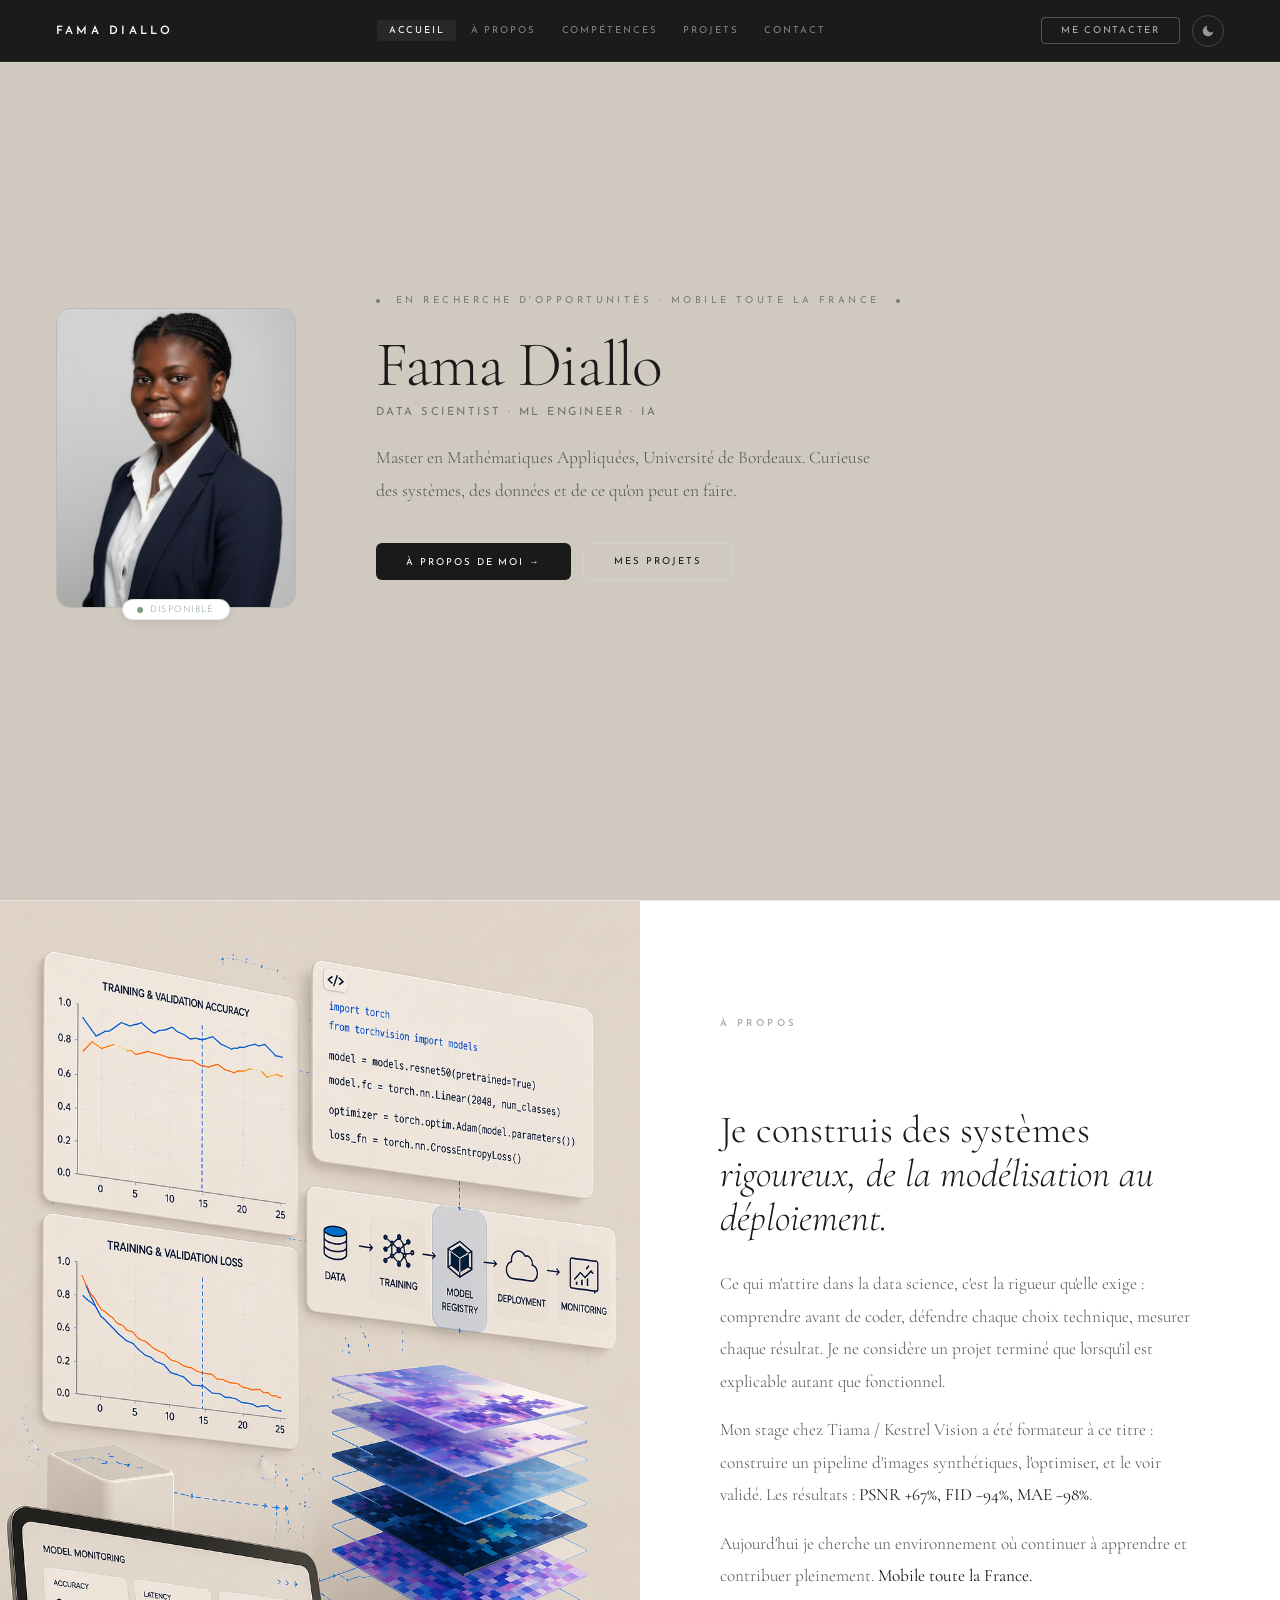
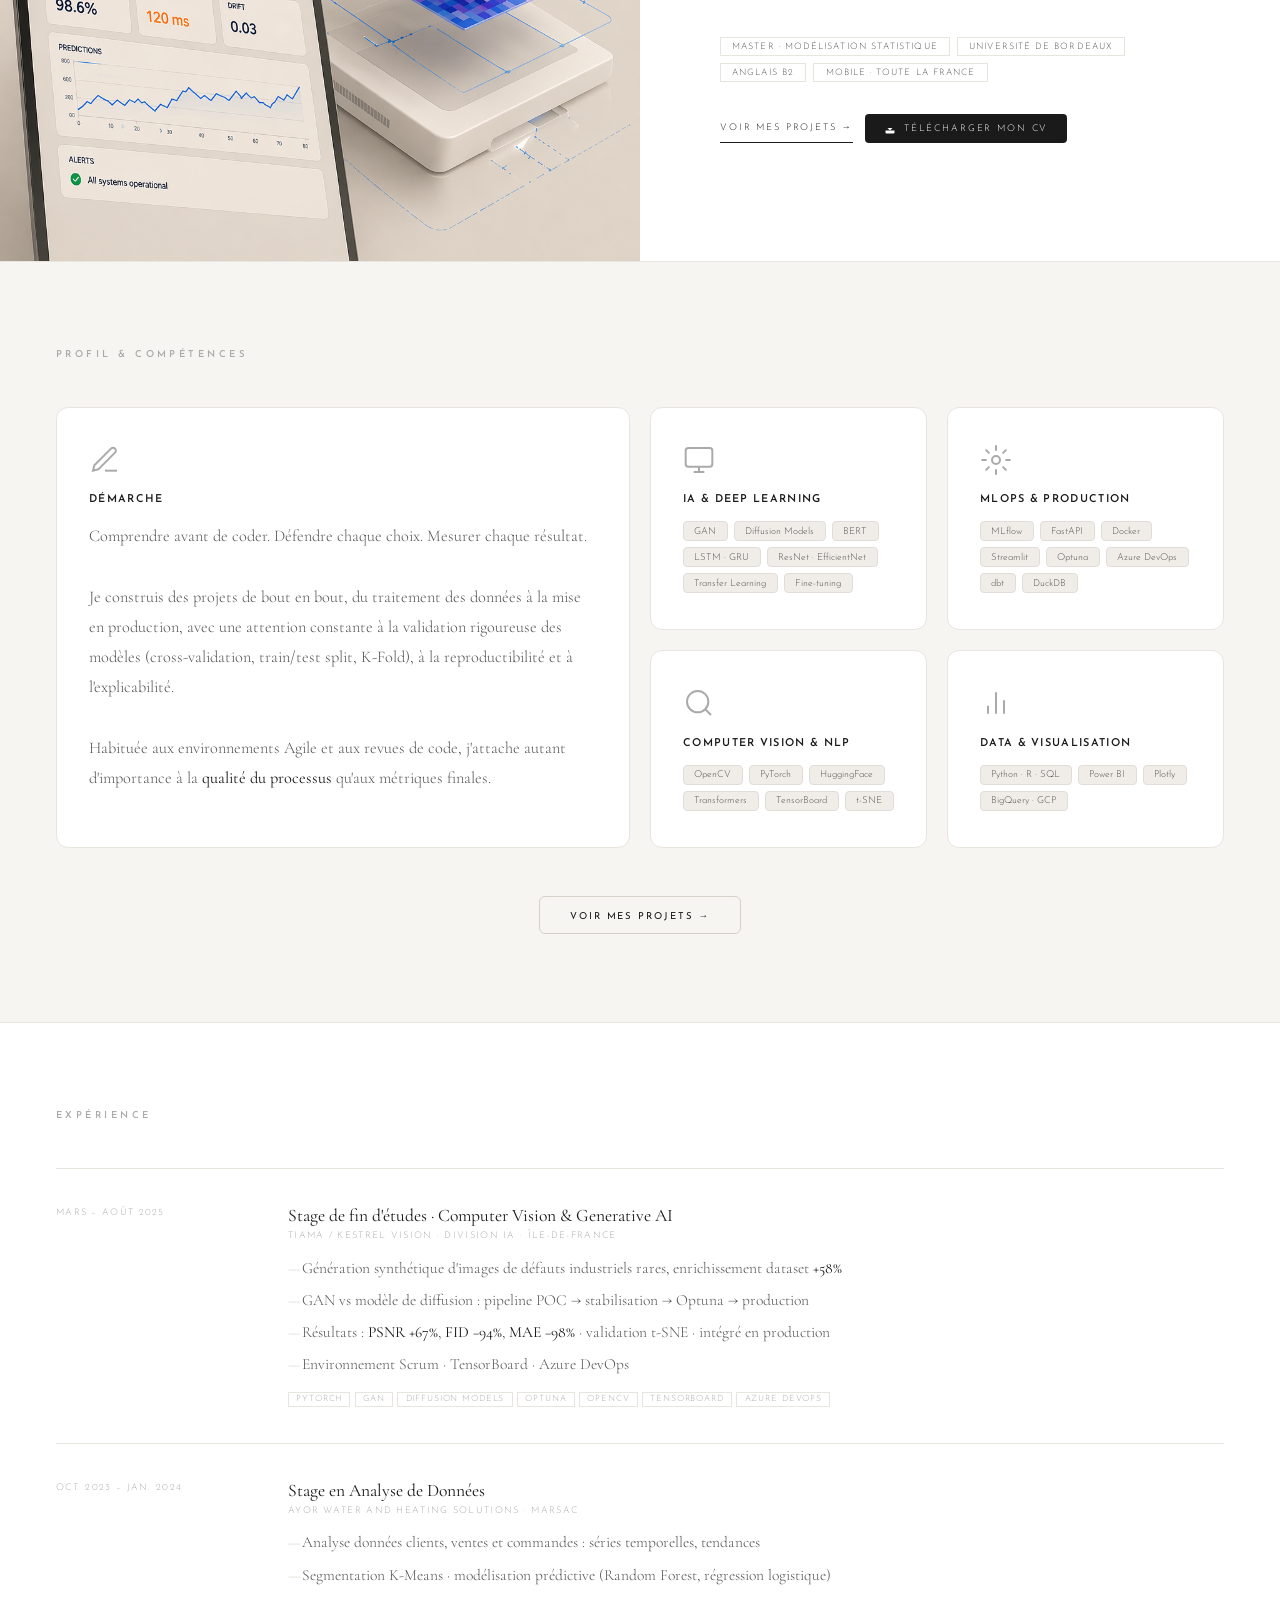
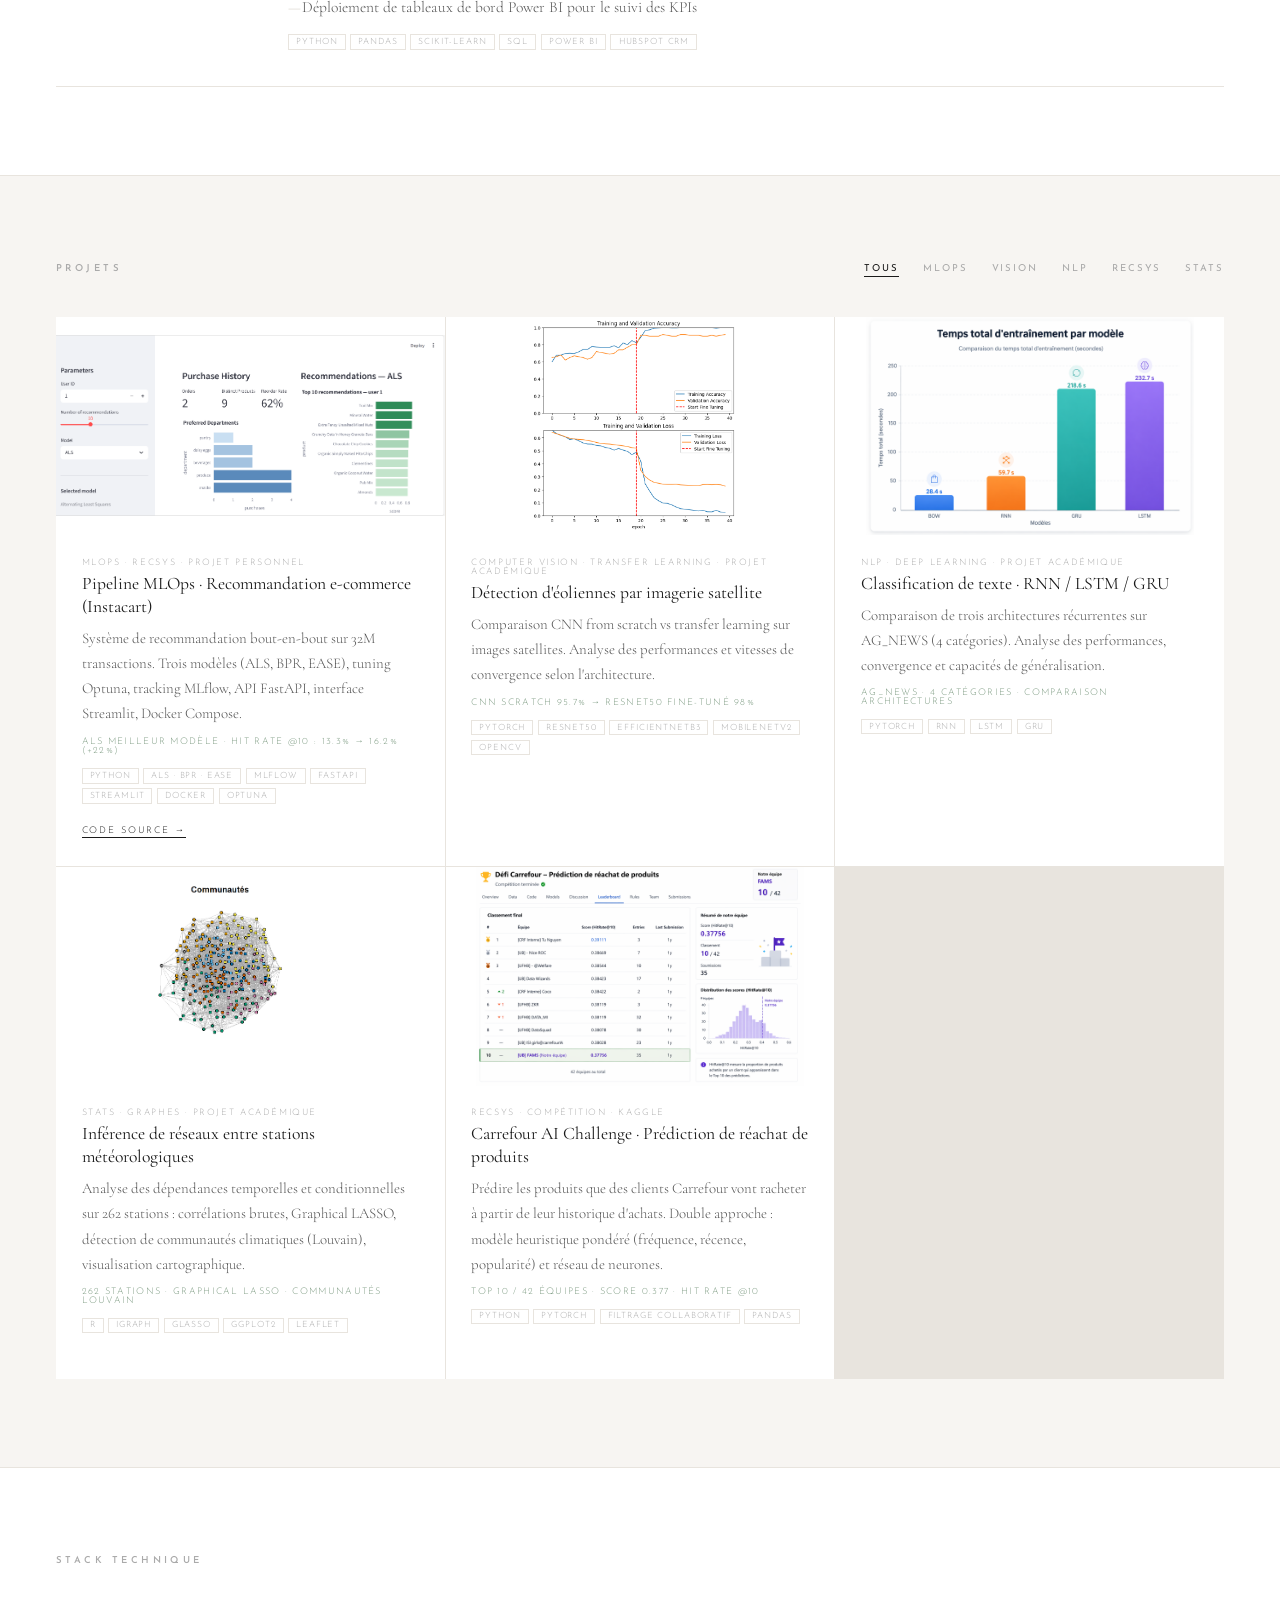
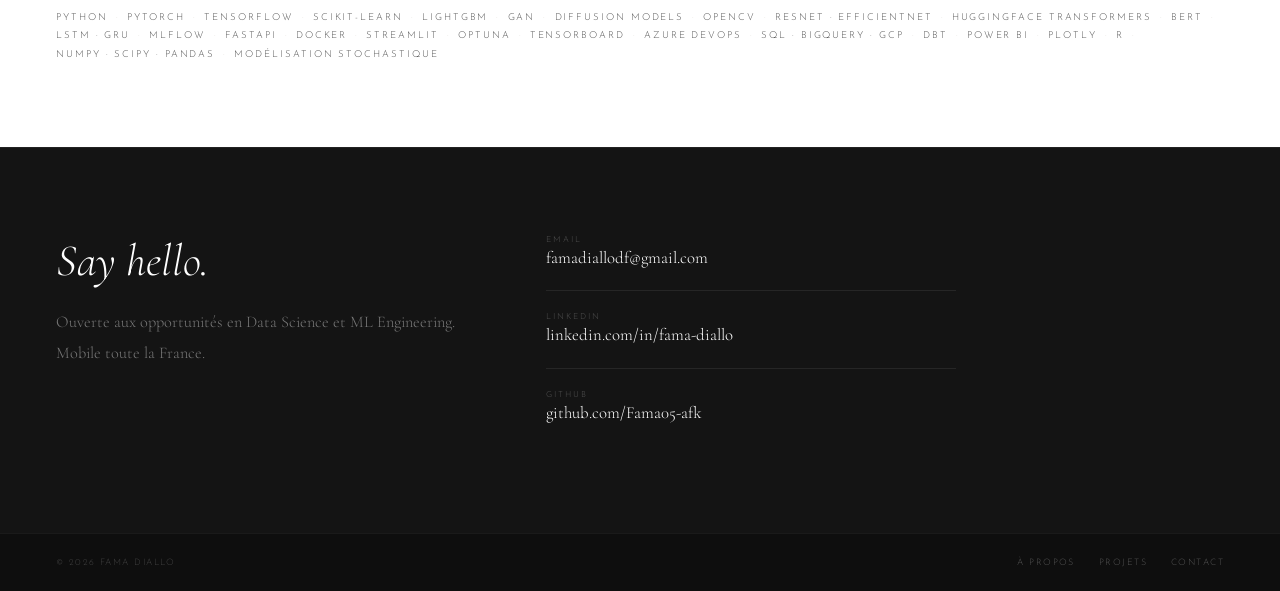
<file: index.html>
<!DOCTYPE html>
<html lang="fr">
<head>
  <meta charset="UTF-8">
  <meta name="viewport" content="width=device-width, initial-scale=1.0">
  <title>Fama Diallo · Data Scientist, ML Engineer & IA</title>
  <meta name="description" content="Fama Diallo · Data Scientist, ML Engineer & IA. Master Modélisation Statistique, Bordeaux. Mobile toute la France.">
  <link href="https://fonts.googleapis.com/css2?family=Josefin+Sans:wght@100;200;300;400;600&family=Cormorant+Garamond:ital,wght@0,300;0,400;0,500;1,300;1,400;1,500&display=swap" rel="stylesheet">
  <style>

/* ── VARS ── */
:root {
  --bg:        #ffffff;
  --bg-2:      #f7f5f2;
  --bg-card:   #ffffff;
  --text:      #1a1a1a;
  --text-2:    #555555;
  --text-3:    #aaaaaa;
  --border:    #e8e4de;
  --border-2:  #d5d0c8;
  --hero-bg:   #cfc9c0;
  --tag-bg:    #f0ede8;
  --tag-border:#e2ddd8;
  --green:     #7d9b82;
  --green-b:   #a8c4ab;
  --shadow:    0 4px 20px rgba(0,0,0,.06);
}
[data-theme="dark"] {
  --bg:        #141414;
  --bg-2:      #1c1c1c;
  --bg-card:   #1c1c1c;
  --text:      #ede8e1;
  --text-2:    #9a9080;
  --text-3:    #4a4a4a;
  --border:    #2a2a2a;
  --border-2:  #3a3a3a;
  --hero-bg:   #2a2520;
  --tag-bg:    #232018;
  --tag-border:#3a352a;
  --shadow:    0 4px 20px rgba(0,0,0,.4);
}

/* ── RESET ── */
*, *::before, *::after { box-sizing: border-box; margin: 0; padding: 0; }
html { scroll-behavior: smooth; font-size: 16px; }
body {
  font-family: 'Josefin Sans', sans-serif;
  font-weight: 300;
  color: var(--text);
  background: var(--bg);
  -webkit-font-smoothing: antialiased;
  transition: background .3s, color .3s;
}
a { text-decoration: none; color: inherit; }
img { display: block; max-width: 100%; }

/* ── NAV ── */
nav {
  position: fixed; top: 0; left: 0; right: 0; z-index: 100;
  height: 62px;
  display: flex; align-items: center; justify-content: space-between;
  padding: 0 3.5rem;
  background: rgba(20,20,20,.96);
  backdrop-filter: blur(16px);
  border-bottom: 1px solid rgba(255,255,255,.06);
  color: #fff;
}
.nav-brand {
  font-size: .72rem; font-weight: 600;
  letter-spacing: .28em; text-transform: uppercase;
}
.nav-links { display: flex; gap: .2rem; }
.nav-links a {
  font-size: .6rem; font-weight: 400;
  letter-spacing: .2em; text-transform: uppercase;
  color: rgba(255,255,255,.45);
  padding: .38rem .7rem; border-radius: 4px;
  transition: color .2s, background .2s;
}
.nav-links a:hover, .nav-links a.active {
  color: #fff; background: rgba(255,255,255,.06);
}
.nav-right { display: flex; align-items: center; gap: .75rem; }
.nav-cta {
  font-size: .6rem; font-weight: 400;
  letter-spacing: .18em; text-transform: uppercase;
  border: 1px solid rgba(255,255,255,.25);
  padding: .48rem 1.2rem; border-radius: 4px;
  color: rgba(255,255,255,.65);
  transition: all .2s;
}
.nav-cta:hover { color: #fff; border-color: rgba(255,255,255,.6); }
.theme-btn {
  width: 32px; height: 32px; border-radius: 50%;
  border: 1px solid rgba(255,255,255,.18);
  background: transparent;
  color: rgba(255,255,255,.55);
  display: flex; align-items: center; justify-content: center;
  cursor: pointer;
  transition: all .2s;
}
.theme-btn:hover { border-color: rgba(255,255,255,.55); color: #fff; }
.theme-btn svg { width: 14px; height: 14px; fill: currentColor; }

/* ── HERO ── */
#home {
  min-height: 100vh;
  background: var(--hero-bg);
  padding: 6rem 3.5rem 5rem;
  display: flex;
  align-items: center;
  gap: 5rem;
  scroll-margin-top: 62px;
}
.hero-photo { flex-shrink: 0; position: relative; }
.hero-photo-img {
  width: 240px; height: 300px;
  border-radius: 14px;
  overflow: hidden;
  border: 1px solid rgba(0,0,0,.08);
}
.hero-photo-img img {
  width: 100%; height: 100%;
  object-fit: cover; object-position: top center;
}
.hero-available {
  position: absolute; bottom: -12px; left: 50%;
  transform: translateX(-50%);
  background: var(--bg);
  border: 1px solid var(--border);
  border-radius: 99px;
  padding: .3rem .9rem;
  font-size: .56rem; letter-spacing: .14em;
  text-transform: uppercase; color: var(--green);
  white-space: nowrap;
  box-shadow: 0 2px 10px rgba(0,0,0,.08);
  display: flex; align-items: center; gap: .4rem;
}
.available-dot {
  width: 6px; height: 6px; border-radius: 50%;
  background: var(--green); flex-shrink: 0;
}
.hero-text { flex: 1; }
.hero-eyebrow {
  font-size: .6rem; font-weight: 400;
  letter-spacing: .36em; text-transform: uppercase;
  color: rgba(26,26,26,.45);
  display: flex; align-items: center; gap: 1rem;
  margin-bottom: 1.75rem;
}
[data-theme="dark"] .hero-eyebrow { color: rgba(237,232,225,.35); }
.hero-eyebrow-dot {
  width: 4px; height: 4px; border-radius: 50%;
  background: currentColor; flex-shrink: 0;
}
.hero-name {
  font-family: 'Cormorant Garamond', serif;
  font-size: clamp(2.8rem, 5vw, 5rem);
  font-weight: 300; line-height: 1.0;
  color: var(--text); letter-spacing: -.02em;
  margin-bottom: .6rem;
}
.hero-title {
  font-size: .7rem; font-weight: 400;
  letter-spacing: .22em; text-transform: uppercase;
  color: rgba(26,26,26,.5);
  margin-bottom: 1.5rem;
}
[data-theme="dark"] .hero-title { color: rgba(237,232,225,.4); }
.hero-desc {
  font-family: 'Cormorant Garamond', serif;
  font-size: 1.1rem; color: var(--text-2);
  line-height: 1.85; max-width: 500px;
  margin-bottom: 2.25rem;
}
.hero-actions { display: flex; gap: .75rem; flex-wrap: wrap; margin-bottom: 2.5rem; }
.btn-dark {
  display: inline-flex; align-items: center; gap: .35rem;
  font-family: 'Josefin Sans', sans-serif;
  font-size: .6rem; font-weight: 400;
  letter-spacing: .2em; text-transform: uppercase;
  background: var(--text); color: var(--bg);
  padding: .8rem 1.9rem; border-radius: 6px;
  transition: opacity .2s;
}
.btn-dark:hover { opacity: .75; }
.btn-outline {
  display: inline-flex; align-items: center; gap: .35rem;
  font-family: 'Josefin Sans', sans-serif;
  font-size: .6rem; font-weight: 400;
  letter-spacing: .2em; text-transform: uppercase;
  border: 1px solid var(--border-2); color: var(--text);
  padding: .8rem 1.9rem; border-radius: 6px;
  transition: all .2s;
}
.btn-outline:hover { border-color: var(--text); }

/* ── SECTION ── */
section { scroll-margin-top: 62px; }
.s-wrap { padding: 5.5rem 3.5rem; border-top: 1px solid var(--border); }
.s-label {
  font-size: .6rem; font-weight: 600;
  letter-spacing: .36em; text-transform: uppercase;
  color: var(--text-3);
  display: block; margin-bottom: 3rem;
}

/* ── ABOUT ── */
#about {
  display: grid;
  grid-template-columns: 1fr 1fr;
  min-height: 90vh;
  border-top: 1px solid var(--border);
}
.about-photo {
  overflow: hidden;
  background: #cfc9c0;
  min-height: 650px;
  display: flex;
  align-items: center;
  justify-content: center;
}

.about-photo img {
  width: 100%;
  height: 100%;
  object-fit: cover;
  object-position: center;
}
.about-content {
  padding: 5.5rem 5rem;
  display: flex; flex-direction: column; justify-content: center;
  background: var(--bg);
}
.about-hello {
  font-family: 'Cormorant Garamond', serif;
  font-size: clamp(1.8rem, 3vw, 2.8rem);
  font-weight: 300; line-height: 1.15;
  color: var(--text); margin: 2rem 0 1.75rem;
}
.about-hello em { font-style: italic; }
.about-bio {
  font-family: 'Cormorant Garamond', serif;
  font-size: 1.08rem; color: var(--text-2);
  line-height: 1.88; margin-bottom: 1rem;
}
.about-bio strong { font-weight: 400; color: var(--text); }
.about-pills {
  display: flex; flex-wrap: wrap; gap: .45rem;
  margin: 1.75rem 0 2rem;
}
.about-pill {
  font-size: .56rem; letter-spacing: .12em;
  text-transform: uppercase; color: var(--text-2);
  border: 1px solid var(--border);
  padding: .25rem .7rem;
}
.about-links { display: flex; gap: .75rem; flex-wrap: wrap; }
.about-link {
  display: inline-flex; align-items: center; gap: .35rem;
  font-size: .58rem; letter-spacing: .2em; text-transform: uppercase;
  color: var(--text); border-bottom: 1px solid var(--text);
  padding-bottom: 2px; transition: opacity .2s;
}
.about-link:hover { opacity: .45; }
.cv-link {
  display: inline-flex; align-items: center; gap: .5rem;
  font-size: .58rem; letter-spacing: .2em; text-transform: uppercase;
  color: var(--bg); background: var(--text);
  padding: .55rem 1.2rem; border-radius: 4px;
  transition: opacity .2s;
}
.cv-link:hover { opacity: .75; }
.cv-link svg { width: 12px; height: 12px; fill: currentColor; }

/* ── PROFIL CARDS ── */
#profil { background: var(--bg-2); }
.profil-grid {
  display: grid;
  grid-template-columns: 1fr 1fr;
  gap: 1.25rem;
}
.p-card {
  background: var(--bg-card);
  border: 1px solid var(--border);
  border-radius: 12px;
  padding: 2.25rem 2rem;
  transition: box-shadow .25s, border-color .25s;
}
.p-card:hover { box-shadow: var(--shadow); border-color: var(--border-2); }
.p-card-icon {
  width: 32px; height: 32px;
  margin-bottom: 1.15rem;
  color: var(--text-3);
}
.p-card-icon svg { width: 100%; height: 100%; fill: none; stroke: currentColor; stroke-width: 1.5; }
.p-title {
  font-size: .68rem; font-weight: 600;
  letter-spacing: .12em; text-transform: uppercase;
  color: var(--text); margin-bottom: 1rem;
}
.p-text {
  font-family: 'Cormorant Garamond', serif;
  font-size: 1.02rem; color: var(--text-2); line-height: 1.85;
}
.p-text strong { font-weight: 400; color: var(--text); }
.skill-tags { display: flex; flex-wrap: wrap; gap: .38rem; }
.skill-tag {
  font-size: .6rem; font-weight: 300;
  color: var(--text-2);
  background: var(--tag-bg);
  border: 1px solid var(--tag-border);
  padding: .28rem .65rem; border-radius: 4px;
}
.skills-2x2 {
  display: grid; grid-template-columns: 1fr 1fr; gap: 1.25rem;
}

/* ── EXPERIENCE ── */
#experience { background: var(--bg); }
.exp-item {
  display: grid;
  grid-template-columns: 200px 1fr auto;
  gap: 2rem;
  padding: 2.25rem 0;
  border-bottom: 1px solid var(--border);
  align-items: start;
}
.exp-item:first-of-type { border-top: 1px solid var(--border); }
.exp-date {
  font-size: .58rem; letter-spacing: .14em;
  text-transform: uppercase; color: var(--text-3);
  padding-top: .2rem;
}
.exp-body h3 {
  font-family: 'Cormorant Garamond', serif;
  font-size: 1.1rem; font-weight: 400;
  color: var(--text); margin-bottom: .2rem; line-height: 1.3;
}
.exp-org {
  font-size: .58rem; letter-spacing: .14em;
  text-transform: uppercase; color: var(--text-3); margin-bottom: .9rem;
}
.exp-ul { list-style: none; display: flex; flex-direction: column; gap: .38rem; }
.exp-ul li {
  font-family: 'Cormorant Garamond', serif;
  font-size: .97rem; color: var(--text-2);
  line-height: 1.68; padding-left: .9rem; position: relative;
}
.exp-ul li::before { content: '—'; position: absolute; left: 0; color: var(--border-2); }
.exp-ul li strong { font-weight: 400; color: var(--text); }
.exp-tags { display: flex; flex-wrap: wrap; gap: .28rem; margin-top: .9rem; }
.exp-tag {
  font-size: .54rem; letter-spacing: .1em; text-transform: uppercase;
  color: var(--text-3); border: 1px solid var(--border); padding: .17rem .45rem;
}
.exp-badge {
  font-size: .56rem; letter-spacing: .14em; text-transform: uppercase;
  color: var(--green); border: 1px solid var(--green-b);
  padding: .35rem .8rem; height: fit-content; white-space: nowrap;
  border-radius: 4px;
}

/* ── PORTFOLIO ── */
#portfolio { background: var(--bg-2); }
.pf-header {
  display: flex; align-items: baseline; justify-content: space-between;
  flex-wrap: wrap; gap: 1rem; margin-bottom: 2.5rem;
}
.filter-row { display: flex; gap: 1.5rem; flex-wrap: wrap; }
.filter-btn {
  font-family: 'Josefin Sans', sans-serif;
  font-size: .6rem; font-weight: 400;
  letter-spacing: .2em; text-transform: uppercase;
  background: none; border: none; cursor: pointer;
  color: var(--text-3); padding-bottom: 3px;
  border-bottom: 1px solid transparent; transition: color .2s;
}
.filter-btn:hover { color: var(--text); }
.filter-btn.active { color: var(--text); border-bottom-color: var(--text); }
.pf-grid {
  display: grid;
  grid-template-columns: repeat(auto-fill, minmax(360px, 1fr));
  gap: 1px; background: var(--border);
}
.pf-card { background: var(--bg); overflow: hidden; transition: box-shadow .25s; }
.pf-card:hover { box-shadow: var(--shadow); position: relative; z-index: 1; }
.pf-card.hidden { display: none; }
.pf-img {
  aspect-ratio: 16/9; background: var(--bg-2);
  display: flex; flex-direction: column;
  align-items: center; justify-content: center; gap: .5rem;
  overflow: hidden; transition: background .3s;
}
.pf-card:hover .pf-img { background: var(--border); }
.pf-img img { width: 100%; height: 100%; object-fit: contain; background: var(--bg); transition: transform .5s; }
.pf-card:hover .pf-img img { transform: scale(1.04); }
.pf-img-placeholder {
  display: flex; flex-direction: column;
  align-items: center; justify-content: center; gap: .6rem;
  width: 100%; height: 100%;
}
.pf-img-placeholder svg {
  width: 28px; height: 28px;
  stroke: var(--border-2); fill: none; stroke-width: 1.5;
  opacity: .6;
}
.pf-body { padding: 1.4rem 1.6rem 1.75rem; }
.pf-cat {
  font-size: .56rem; letter-spacing: .18em;
  text-transform: uppercase; color: var(--text-3); margin-bottom: .38rem;
}
.pf-name {
  font-family: 'Cormorant Garamond', serif;
  font-size: 1.1rem; font-weight: 400;
  color: var(--text); line-height: 1.3; margin-bottom: .45rem;
}
.pf-desc {
  font-family: 'Cormorant Garamond', serif;
  font-size: .93rem; color: var(--text-2);
  line-height: 1.7; margin-bottom: .6rem;
}
.pf-metrics {
  font-size: .58rem; letter-spacing: .14em;
  text-transform: uppercase; color: var(--green); margin-bottom: .8rem;
}
.pf-tags { display: flex; flex-wrap: wrap; gap: .28rem; margin-bottom: 1.1rem; }
.pf-tag {
  font-size: .54rem; letter-spacing: .1em; text-transform: uppercase;
  color: var(--text-3); border: 1px solid var(--border); padding: .17rem .44rem;
}
.pf-link {
  display: inline-flex; align-items: center; gap: .35rem;
  font-size: .58rem; letter-spacing: .2em; text-transform: uppercase;
  color: var(--text); border-bottom: 1px solid var(--text);
  padding-bottom: 2px; transition: opacity .2s;
}
.pf-link:hover { opacity: .45; }

/* ── EXPERTISE ── */
#expertise { background: var(--bg); }
.kw-list { display: flex; flex-wrap: wrap; gap: .6rem 0; }
.kw {
  font-size: .6rem; letter-spacing: .2em;
  text-transform: uppercase; color: var(--text-2);
  padding-right: 1.2rem; position: relative;
}
.kw::after { content: '·'; position: absolute; right: .45rem; color: var(--border-2); }
.kw:last-child::after { display: none; }

/* ── CONTACT ── */
#contact {
  background: #141414;
  padding: 5.5rem 3.5rem;
  border-top: 1px solid #222;
}
[data-theme="dark"] #contact { background: #0e0e0e; }
.contact-grid {
  display: grid; grid-template-columns: 1fr 1fr;
  gap: 5rem; align-items: start; max-width: 900px;
}
.contact-left h2 {
  font-family: 'Cormorant Garamond', serif;
  font-size: clamp(1.8rem, 3.5vw, 3rem);
  font-weight: 300; font-style: italic;
  color: #fff; line-height: 1.15; margin-bottom: 1.25rem;
}
.contact-left p {
  font-family: 'Cormorant Garamond', serif;
  font-size: 1.02rem; color: rgba(255,255,255,.42); line-height: 1.85;
}
.contact-links { display: flex; flex-direction: column; }
.contact-row {
  display: flex; flex-direction: column; gap: .18rem;
  padding: 1.4rem 0; border-bottom: 1px solid rgba(255,255,255,.08);
  transition: opacity .2s;
}
.contact-row:first-child { padding-top: 0; }
.contact-row:last-child { border-bottom: none; }
a.contact-row:hover { opacity: .55; }
.cr-label {
  font-size: .52rem; letter-spacing: .24em;
  text-transform: uppercase; color: rgba(255,255,255,.28);
}
.cr-val {
  font-family: 'Cormorant Garamond', serif;
  font-size: 1.05rem; color: #fff;
}

/* ── FOOTER ── */
footer {
  background: #0e0e0e;
  padding: 1.5rem 3.5rem;
  border-top: 1px solid rgba(255,255,255,.05);
  display: flex; justify-content: space-between; align-items: center;
}
footer span { font-size: .56rem; letter-spacing: .16em; text-transform: uppercase; color: rgba(255,255,255,.22); }
.footer-links { display: flex; gap: 1.5rem; }
.footer-links a { font-size: .56rem; letter-spacing: .16em; text-transform: uppercase; color: rgba(255,255,255,.3); transition: color .2s; }
.footer-links a:hover { color: rgba(255,255,255,.7); }

/* ── RESPONSIVE ── */
@media (max-width: 1024px) {
  #home { gap: 3.5rem; padding: 4.5rem 2.5rem 4rem; }
  .hero-photo-img { width: 200px; height: 250px; }
  #about { grid-template-columns: 1fr; }
  .about-photo { min-height: 360px; }
  .about-content { padding: 4rem 2.5rem; }
  .profil-grid { grid-template-columns: 1fr; }
  .skills-2x2 { grid-template-columns: 1fr 1fr; }
}
@media (max-width: 768px) {
  nav { padding: 0 1.5rem; }
  .nav-links { display: none; }
  #home { flex-direction: column; text-align: center; align-items: center; padding: 5rem 1.5rem 3.5rem; min-height: auto; }
  .hero-actions { justify-content: center; }
  .s-wrap { padding: 4rem 1.5rem; }
  .pf-grid { grid-template-columns: 1fr; }
  .skills-2x2 { grid-template-columns: 1fr; }
  .exp-item { grid-template-columns: 1fr; gap: .6rem; }
  .exp-badge { display: none; }
  .contact-grid { grid-template-columns: 1fr; gap: 3rem; }
  #contact { padding: 4rem 1.5rem; }
  footer { padding: 1.25rem 1.5rem; }
}
  </style>
</head>
<body>

<nav id="nav">
  <a href="#home" class="nav-brand">Fama Diallo</a>
  <div class="nav-links">
    <a href="#home">Accueil</a>
    <a href="#about">À propos</a>
    <a href="#profil">Compétences</a>
    <a href="#portfolio">Projets</a>
    <a href="#contact">Contact</a>
  </div>
  <div class="nav-right">
    <a href="#contact" class="nav-cta">Me contacter</a>
    <button class="theme-btn" id="theme-btn" title="Changer de thème">
      <svg id="icon-moon" viewBox="0 0 24 24" xmlns="http://www.w3.org/2000/svg"><path d="M21 12.79A9 9 0 1 1 11.21 3a7 7 0 0 0 9.79 9.79z"/></svg>
      <svg id="icon-sun" viewBox="0 0 24 24" xmlns="http://www.w3.org/2000/svg" style="display:none"><circle cx="12" cy="12" r="5"/><line x1="12" y1="1" x2="12" y2="3"/><line x1="12" y1="21" x2="12" y2="23"/><line x1="4.22" y1="4.22" x2="5.64" y2="5.64"/><line x1="18.36" y1="18.36" x2="19.78" y2="19.78"/><line x1="1" y1="12" x2="3" y2="12"/><line x1="21" y1="12" x2="23" y2="12"/><line x1="4.22" y1="19.78" x2="5.64" y2="18.36"/><line x1="18.36" y1="5.64" x2="19.78" y2="4.22"/></svg>
    </button>
  </div>
</nav>

<!-- HERO -->
<section id="home">
  <div class="hero-photo">
    <div class="hero-photo-img">
      <img src="assets/img/photo.jpg" alt="Fama Diallo">
    </div>
    <span class="hero-available">
      <span class="available-dot"></span>
      Disponible
    </span>
  </div>

  <div class="hero-text">
    <p class="hero-eyebrow">
      <span class="hero-eyebrow-dot"></span>
      En recherche d'opportunités · Mobile toute la France
      <span class="hero-eyebrow-dot"></span>
    </p>
    <h1 class="hero-name">Fama Diallo</h1>
    <p class="hero-title">Data Scientist · ML Engineer · IA</p>
    <p class="hero-desc">
      Master en Mathématiques Appliquées, Université de Bordeaux. Curieuse des systèmes, des données et de ce qu'on peut en faire.
    </p>
    <div class="hero-actions">
      <a href="#about" class="btn-dark">À propos de moi &rarr;</a>
      <a href="#portfolio" class="btn-outline">Mes projets</a>
    </div>
  </div>
</section>

<!-- ABOUT -->
<section id="about">
  <div class="about-photo">
    <img src="assets/img/about-bg.png" alt="Courbes d'entraînement">
  </div>
  <div class="about-content">
    <span class="s-label">À propos</span>
    <h2 class="about-hello">
      Je construis des systèmes<br>
      <em>rigoureux, de la modélisation au déploiement.</em>
    </h2>
    <p class="about-bio">
      Ce qui m'attire dans la data science, c'est la rigueur qu'elle exige : comprendre avant de coder, défendre chaque choix technique, mesurer chaque résultat. Je ne considère un projet terminé que lorsqu'il est explicable autant que fonctionnel.
    </p>
    <p class="about-bio">
      Mon stage chez Tiama / Kestrel Vision a été formateur à ce titre : construire un pipeline d'images synthétiques, l'optimiser, et le voir validé. Les résultats : <strong>PSNR +67%, FID &minus;94%, MAE &minus;98%</strong>.
    </p>
    <p class="about-bio">
      Aujourd'hui je cherche un environnement où continuer à apprendre et contribuer pleinement. <strong>Mobile toute la France.</strong>
    </p>
    <div class="about-pills">
      <span class="about-pill">Master · Modélisation Statistique</span>
      <span class="about-pill">Université de Bordeaux</span>
      <span class="about-pill">Anglais B2</span>
      <span class="about-pill">Mobile · Toute la France</span>
    </div>
    <div class="about-links">
      <a href="#portfolio" class="about-link">Voir mes projets &rarr;</a>
      <a href="assets/cv/CV_Fama_Diallo.pdf" download class="cv-link">
        <svg viewBox="0 0 24 24" xmlns="http://www.w3.org/2000/svg"><path d="M21 15v4a2 2 0 0 1-2 2H5a2 2 0 0 1-2-2v-4"/><polyline points="7 10 12 15 17 10"/><line x1="12" y1="15" x2="12" y2="3"/></svg>
        Télécharger mon CV
      </a>
    </div>
  </div>
</section>

<!-- PROFIL CARDS -->
<section id="profil">
  <div class="s-wrap">
    <span class="s-label">Profil &amp; Compétences</span>
    <div class="profil-grid">

      <div class="p-card">
        <div class="p-card-icon">
          <svg viewBox="0 0 24 24" xmlns="http://www.w3.org/2000/svg"><path d="M12 20h9"/><path d="M16.5 3.5a2.121 2.121 0 0 1 3 3L7 19l-4 1 1-4L16.5 3.5z"/></svg>
        </div>
        <p class="p-title">Démarche</p>
        <p class="p-text">
          Comprendre avant de coder. Défendre chaque choix. Mesurer chaque résultat.
          <br><br>
          Je construis des projets de bout en bout, du traitement des données à la mise en production, avec une attention constante à la validation rigoureuse des modèles (cross-validation, train/test split, K-Fold), à la reproductibilité et à l'explicabilité.
          <br><br>
          Habituée aux environnements Agile et aux revues de code, j'attache autant d'importance à la <strong>qualité du processus</strong> qu'aux métriques finales.
        </p>
      </div>

      <div class="skills-2x2">
        <div class="p-card">
          <div class="p-card-icon">
            <svg viewBox="0 0 24 24" xmlns="http://www.w3.org/2000/svg"><rect x="2" y="3" width="20" height="14" rx="2"/><path d="M8 21h8M12 17v4"/></svg>
          </div>
          <p class="p-title">IA &amp; Deep Learning</p>
          <div class="skill-tags">
            <span class="skill-tag">GAN</span><span class="skill-tag">Diffusion Models</span>
            <span class="skill-tag">BERT</span><span class="skill-tag">LSTM · GRU</span>
            <span class="skill-tag">ResNet · EfficientNet</span><span class="skill-tag">Transfer Learning</span>
            <span class="skill-tag">Fine-tuning</span>
          </div>
        </div>
        <div class="p-card">
          <div class="p-card-icon">
            <svg viewBox="0 0 24 24" xmlns="http://www.w3.org/2000/svg"><circle cx="12" cy="12" r="3"/><path d="M12 1v4M12 19v4M4.22 4.22l2.83 2.83M16.95 16.95l2.83 2.83M1 12h4M19 12h4M4.22 19.78l2.83-2.83M16.95 7.05l2.83-2.83"/></svg>
          </div>
          <p class="p-title">MLOps &amp; Production</p>
          <div class="skill-tags">
            <span class="skill-tag">MLflow</span><span class="skill-tag">FastAPI</span>
            <span class="skill-tag">Docker</span><span class="skill-tag">Streamlit</span>
            <span class="skill-tag">Optuna</span><span class="skill-tag">Azure DevOps</span>
            <span class="skill-tag">dbt</span><span class="skill-tag">DuckDB</span>
          </div>
        </div>
        <div class="p-card">
          <div class="p-card-icon">
            <svg viewBox="0 0 24 24" xmlns="http://www.w3.org/2000/svg"><circle cx="11" cy="11" r="8"/><path d="m21 21-4.35-4.35"/></svg>
          </div>
          <p class="p-title">Computer Vision &amp; NLP</p>
          <div class="skill-tags">
            <span class="skill-tag">OpenCV</span><span class="skill-tag">PyTorch</span>
            <span class="skill-tag">HuggingFace</span><span class="skill-tag">Transformers</span>
            <span class="skill-tag">TensorBoard</span><span class="skill-tag">t-SNE</span>
          </div>
        </div>
        <div class="p-card">
          <div class="p-card-icon">
            <svg viewBox="0 0 24 24" xmlns="http://www.w3.org/2000/svg"><line x1="18" y1="20" x2="18" y2="10"/><line x1="12" y1="20" x2="12" y2="4"/><line x1="6" y1="20" x2="6" y2="14"/></svg>
          </div>
          <p class="p-title">Data &amp; Visualisation</p>
          <div class="skill-tags">
            <span class="skill-tag">Python · R · SQL</span>
            <span class="skill-tag">Power BI</span><span class="skill-tag">Plotly</span>
            <span class="skill-tag">BigQuery · GCP</span>
          </div>
        </div>
      </div>

    </div>
    <div style="text-align:center; margin-top:3rem;">
      <a href="#portfolio" class="btn-outline">Voir mes projets &rarr;</a>
    </div>
  </div>
</section>

<!-- EXPÉRIENCE -->
<section id="experience">
  <div class="s-wrap">
    <span class="s-label">Expérience</span>

    <div class="exp-item">
      <span class="exp-date">Mars – Août 2025</span>
      <div class="exp-body">
        <h3>Stage de fin d'études · Computer Vision &amp; Generative AI</h3>
        <p class="exp-org">Tiama / Kestrel Vision · Division IA · Île-de-France</p>
        <ul class="exp-ul">
          <li>Génération synthétique d'images de défauts industriels rares, enrichissement dataset <strong>+58%</strong></li>
          <li>GAN vs modèle de diffusion : pipeline POC → stabilisation → Optuna → production</li>
          <li>Résultats : <strong>PSNR +67%</strong>, <strong>FID &minus;94%</strong>, <strong>MAE &minus;98%</strong> · validation t-SNE · intégré en production</li>
          <li>Environnement Scrum · TensorBoard · Azure DevOps</li>
        </ul>
        <div class="exp-tags">
          <span class="exp-tag">PyTorch</span><span class="exp-tag">GAN</span>
          <span class="exp-tag">Diffusion Models</span><span class="exp-tag">Optuna</span>
          <span class="exp-tag">OpenCV</span><span class="exp-tag">TensorBoard</span><span class="exp-tag">Azure DevOps</span>
        </div>
      </div>
      <span></span>
    </div>

    <div class="exp-item">
      <span class="exp-date">Oct. 2023 – Jan. 2024</span>
      <div class="exp-body">
        <h3>Stage en Analyse de Données</h3>
        <p class="exp-org">Ayor Water and Heating Solutions · Marsac</p>
        <ul class="exp-ul">
          <li>Analyse données clients, ventes et commandes : séries temporelles, tendances</li>
          <li>Segmentation K-Means · modélisation prédictive (Random Forest, régression logistique)</li>
          <li>Déploiement de tableaux de bord Power BI pour le suivi des KPIs</li>
        </ul>
        <div class="exp-tags">
          <span class="exp-tag">Python</span><span class="exp-tag">pandas</span>
          <span class="exp-tag">scikit-learn</span><span class="exp-tag">SQL</span>
          <span class="exp-tag">Power BI</span><span class="exp-tag">HubSpot CRM</span>
        </div>
      </div>
      <span></span>
    </div>

  </div>
</section>

<!-- PORTFOLIO -->
<section id="portfolio">
  <div class="s-wrap">
    <div class="pf-header">
      <span class="s-label" style="margin-bottom:0">Projets</span>
      <div class="filter-row">
        <button class="filter-btn active" data-filter="all">Tous</button>
        <button class="filter-btn" data-filter="mlops">MLOps</button>
        <button class="filter-btn" data-filter="vision">Vision</button>
        <button class="filter-btn" data-filter="nlp">NLP</button>
        <button class="filter-btn" data-filter="recsys">RecSys</button>
        <button class="filter-btn" data-filter="stats">Stats</button>
      </div>
    </div>

    <div class="pf-grid">

      <div class="pf-card" data-cat="mlops recsys">
        <div class="pf-img">
          <img src="assets/img/instacart.png" alt="Interface Streamlit instacart-recsys">
        </div>
        <div class="pf-body">
          <p class="pf-cat">MLOps · RecSys · Projet personnel</p>
          <h3 class="pf-name">Pipeline MLOps · Recommandation e-commerce (Instacart)</h3>
          <p class="pf-desc">Système de recommandation bout-en-bout sur 32M transactions. Trois modèles (ALS, BPR, EASE), tuning Optuna, tracking MLflow, API FastAPI, interface Streamlit, Docker Compose.</p>
          <p class="pf-metrics">ALS meilleur modèle · Hit Rate @10 : 13.3% → 16.2% (+22%)</p>
          <div class="pf-tags">
            <span class="pf-tag">Python</span><span class="pf-tag">ALS · BPR · EASE</span>
            <span class="pf-tag">MLflow</span><span class="pf-tag">FastAPI</span>
            <span class="pf-tag">Streamlit</span><span class="pf-tag">Docker</span><span class="pf-tag">Optuna</span>
          </div>
          <a href="https://github.com/Fama05-afk/instacart-recsys" target="_blank" class="pf-link">Code source &rarr;</a>
        </div>
      </div>

      <div class="pf-card" data-cat="vision">
        <div class="pf-img">
          <img src="assets/img/eolienne.png" alt="Courbes entraînement détection éoliennes" style="object-position: top center;">
        </div>
        <div class="pf-body">
          <p class="pf-cat">Computer Vision · Transfer Learning · Projet académique</p>
          <h3 class="pf-name">Détection d'éoliennes par imagerie satellite</h3>
          <p class="pf-desc">Comparaison CNN from scratch vs transfer learning sur images satellites. Analyse des performances et vitesses de convergence selon l'architecture.</p>
          <p class="pf-metrics">CNN scratch 95.7% → ResNet50 fine-tuné 98%</p>
          <div class="pf-tags">
            <span class="pf-tag">PyTorch</span><span class="pf-tag">ResNet50</span>
            <span class="pf-tag">EfficientNetB3</span><span class="pf-tag">MobileNetV2</span><span class="pf-tag">OpenCV</span>
          </div>

        </div>
      </div>

      <div class="pf-card" data-cat="nlp">
        <div class="pf-img">
          <img src="assets/img/nlp.png" alt="Comparaison temps entraînement RNN LSTM GRU" style="object-position: top center;">
        </div>
        <div class="pf-body">
          <p class="pf-cat">NLP · Deep Learning · Projet académique</p>
          <h3 class="pf-name">Classification de texte · RNN / LSTM / GRU</h3>
          <p class="pf-desc">Comparaison de trois architectures récurrentes sur AG_NEWS (4 catégories). Analyse des performances, convergence et capacités de généralisation.</p>
          <p class="pf-metrics">AG_NEWS · 4 catégories · Comparaison architectures</p>
          <div class="pf-tags">
            <span class="pf-tag">PyTorch</span><span class="pf-tag">RNN</span>
            <span class="pf-tag">LSTM</span><span class="pf-tag">GRU</span>
          </div>

        </div>
      </div>

      <div class="pf-card" data-cat="stats">
        <div class="pf-img">
          <img src="assets/img/meteo.png" alt="Graphe communautés stations météorologiques">
        </div>
        <div class="pf-body">
          <p class="pf-cat">Stats · Graphes · Projet académique</p>
          <h3 class="pf-name">Inférence de réseaux entre stations météorologiques</h3>
          <p class="pf-desc">Analyse des dépendances temporelles et conditionnelles sur 262 stations : corrélations brutes, Graphical LASSO, détection de communautés climatiques (Louvain), visualisation cartographique.</p>
          <p class="pf-metrics">262 stations · Graphical LASSO · Communautés Louvain</p>
          <div class="pf-tags">
            <span class="pf-tag">R</span><span class="pf-tag">igraph</span>
            <span class="pf-tag">GLASSO</span><span class="pf-tag">ggplot2</span><span class="pf-tag">leaflet</span>
          </div>

        </div>
      </div>

      <div class="pf-card" data-cat="recsys">
        <div class="pf-img">
          <img src="assets/img/carrefour.png" alt="Leaderboard Carrefour AI Challenge" style="object-position: top center;">
        </div>
        <div class="pf-body">
          <p class="pf-cat">RecSys · Compétition · Kaggle</p>
          <h3 class="pf-name">Carrefour AI Challenge · Prédiction de réachat de produits</h3>
          <p class="pf-desc">Prédire les produits que des clients Carrefour vont racheter à partir de leur historique d'achats. Double approche : modèle heuristique pondéré (fréquence, récence, popularité) et réseau de neurones.</p>
          <p class="pf-metrics">Top 10 / 42 équipes · Score 0.377 · Hit Rate @10</p>
          <div class="pf-tags">
            <span class="pf-tag">Python</span><span class="pf-tag">PyTorch</span>
            <span class="pf-tag">Filtrage collaboratif</span><span class="pf-tag">Pandas</span>
          </div>

        </div>
      </div>

    </div>
  </div>
</section>

<!-- EXPERTISE -->
<section id="expertise">
  <div class="s-wrap">
    <span class="s-label">Stack technique</span>
    <div class="kw-list">
      <span class="kw">Python</span><span class="kw">PyTorch</span><span class="kw">TensorFlow</span>
      <span class="kw">scikit-learn</span><span class="kw">LightGBM</span>
      <span class="kw">GAN</span><span class="kw">Diffusion Models</span>
      <span class="kw">OpenCV</span><span class="kw">ResNet · EfficientNet</span>
      <span class="kw">HuggingFace Transformers</span><span class="kw">BERT</span>
      <span class="kw">LSTM · GRU</span><span class="kw">MLflow</span>
      <span class="kw">FastAPI</span><span class="kw">Docker</span>
      <span class="kw">Streamlit</span><span class="kw">Optuna</span>
      <span class="kw">TensorBoard</span><span class="kw">Azure DevOps</span>
      <span class="kw">SQL · BigQuery · GCP</span><span class="kw">dbt</span>
      <span class="kw">Power BI</span><span class="kw">Plotly</span>
      <span class="kw">R</span><span class="kw">NumPy · SciPy · Pandas</span>
      <span class="kw">Modélisation stochastique</span>
    </div>
  </div>
</section>

<!-- CONTACT -->
<section id="contact">
  <div class="contact-grid">
    <div class="contact-left">
      <h2>Say hello.</h2>
      <p>Ouverte aux opportunités en Data Science et ML Engineering. Mobile toute la France.</p>
    </div>
    <div class="contact-links">
      <a href="mailto:famadiallodf@gmail.com" class="contact-row">
        <span class="cr-label">Email</span>
        <span class="cr-val">famadiallodf@gmail.com</span>
      </a>
      <a href="https://linkedin.com/in/fama-diallo" target="_blank" class="contact-row">
        <span class="cr-label">LinkedIn</span>
        <span class="cr-val">linkedin.com/in/fama-diallo</span>
      </a>
      <a href="https://github.com/Fama05-afk" target="_blank" class="contact-row">
        <span class="cr-label">GitHub</span>
        <span class="cr-val">github.com/Fama05-afk</span>
      </a>
    </div>
  </div>
</section>

<footer>
  <span>&copy; 2026 Fama Diallo</span>
  <div class="footer-links">
    <a href="#about">À propos</a>
    <a href="#portfolio">Projets</a>
    <a href="#contact">Contact</a>
  </div>
</footer>

<script>
(function () {
  const t = localStorage.getItem('theme') || (window.matchMedia('(prefers-color-scheme: dark)').matches ? 'dark' : 'light');
  document.documentElement.setAttribute('data-theme', t);
})();

const btn = document.getElementById('theme-btn');
const moon = document.getElementById('icon-moon');
const sun  = document.getElementById('icon-sun');

function updateThemeIcon() {
  const dark = document.documentElement.getAttribute('data-theme') === 'dark';
  moon.style.display = dark ? 'none' : 'block';
  sun.style.display  = dark ? 'block' : 'none';
}
updateThemeIcon();

btn.addEventListener('click', () => {
  const cur  = document.documentElement.getAttribute('data-theme');
  const next = cur === 'dark' ? 'light' : 'dark';
  document.documentElement.setAttribute('data-theme', next);
  localStorage.setItem('theme', next);
  updateThemeIcon();
});

/* Active nav on scroll */
const sections = document.querySelectorAll('section[id]');
const links    = document.querySelectorAll('.nav-links a');
const io = new IntersectionObserver(entries => {
  entries.forEach(e => {
    if (e.isIntersecting) {
      links.forEach(a => a.classList.remove('active'));
      const a = document.querySelector(`.nav-links a[href="#${e.target.id}"]`);
      if (a) a.classList.add('active');
    }
  });
}, { threshold: 0.35 });
sections.forEach(s => io.observe(s));

/* Portfolio filter */
document.querySelectorAll('.filter-btn').forEach(b => {
  b.addEventListener('click', () => {
    document.querySelectorAll('.filter-btn').forEach(x => x.classList.remove('active'));
    b.classList.add('active');
    const f = b.dataset.filter;
    document.querySelectorAll('.pf-card[data-cat]').forEach(c => {
      c.classList.toggle('hidden', f !== 'all' && !c.dataset.cat.split(' ').includes(f));
    });
  });
});
</script>
</body>
</html>
</file>
